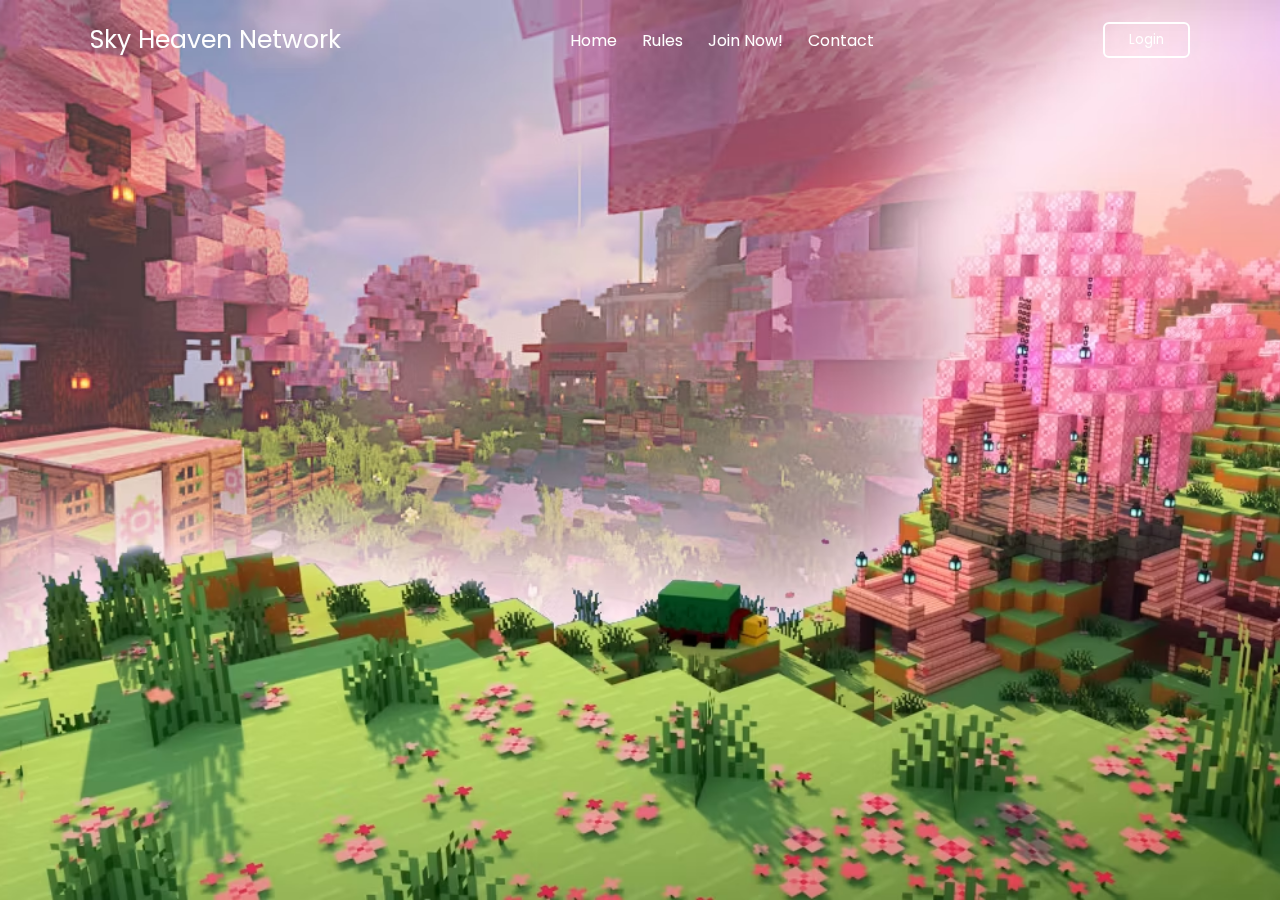
<file: index.html>
<!DOCTYPE html>
<html lang="en">
  <head>
    <meta charset="UTF-8" />
    <meta http-equiv="X-UA-Compatible" content="IE=edge" />
    <meta name="viewport" content="width=device-width, initial-scale=1.0" />
    <title>SkyHeaven Network</title>
    <link rel="stylesheet" href="style.css" />
    <!-- Unicons -->
    <link rel="stylesheet" href="https://unicons.iconscout.com/release/v4.0.0/css/line.css" />
  </head>
  <body>
    <!-- Header -->
    <header class="header">
      <nav class="nav">
        <a href="#" class="nav_logo">Sky Heaven Network</a>

        <ul class="nav_items">
          <li class="nav_item">
            <a href="Home.html" class="nav_link">Home</a>
            <a href="Rules.html" class="nav_link">Rules</a>
            <a href="Join Now.html" class="nav_link">Join Now!</a>
            <a href="Contact.html" class="nav_link">Contact</a>
          </li>
        </ul>
        <button class="button" id="form-open">Login</button>
      </nav>
    </header>

    <!-- Home -->
    <section class="home">
      <div class="form_container">
        <i class="uil uil-times form_close"></i>
        <!-- Login From -->
        <div class="form login_form">
          <form action="#">
            <h2>Login</h2>

            <div class="input_box">
              <input type="email" placeholder="Enter your email" required />
              <i class="uil uil-envelope-alt email"></i>
            </div>
            <div class="input_box">
              <input type="password" placeholder="Enter your password" required />
              <i class="uil uil-lock password"></i>
              <i class="uil uil-eye-slash pw_hide"></i>
            </div>

            <div class="option_field">
              <span class="checkbox">
                <input type="checkbox" id="check" />
                <label for="check">Remember me</label>
              </span>
              <a href="#" class="forgot_pw">Forgot password?</a>
            </div>

            <button class="button">Login Now</button>

            <div class="login_signup">Don't have an account? <a href="#" id="signup">Signup</a></div>
          </form>
        </div>

        <!-- Signup From -->
        <div class="form signup_form">
          <form action="#">
            <h2>Signup</h2>

            <div class="input_box">
              <input type="email" placeholder="Enter your email" required />
              <i class="uil uil-envelope-alt email"></i>
            </div>
            <div class="input_box">
              <input type="password" placeholder="Create password" required />
              <i class="uil uil-lock password"></i>
              <i class="uil uil-eye-slash pw_hide"></i>
            </div>
            <div class="input_box">
              <input type="password" placeholder="Confirm password" required />
              <i class="uil uil-lock password"></i>
              <i class="uil uil-eye-slash pw_hide"></i>
            </div>

            <button class="button">Signup Now</button>

            <div class="login_signup">Already have an account? <a href="#" id="login">Login</a></div>
          </form>
        </div>
      </div>
    </section>

    <script src="script.js"></script>
  </body>
</html>
</file>
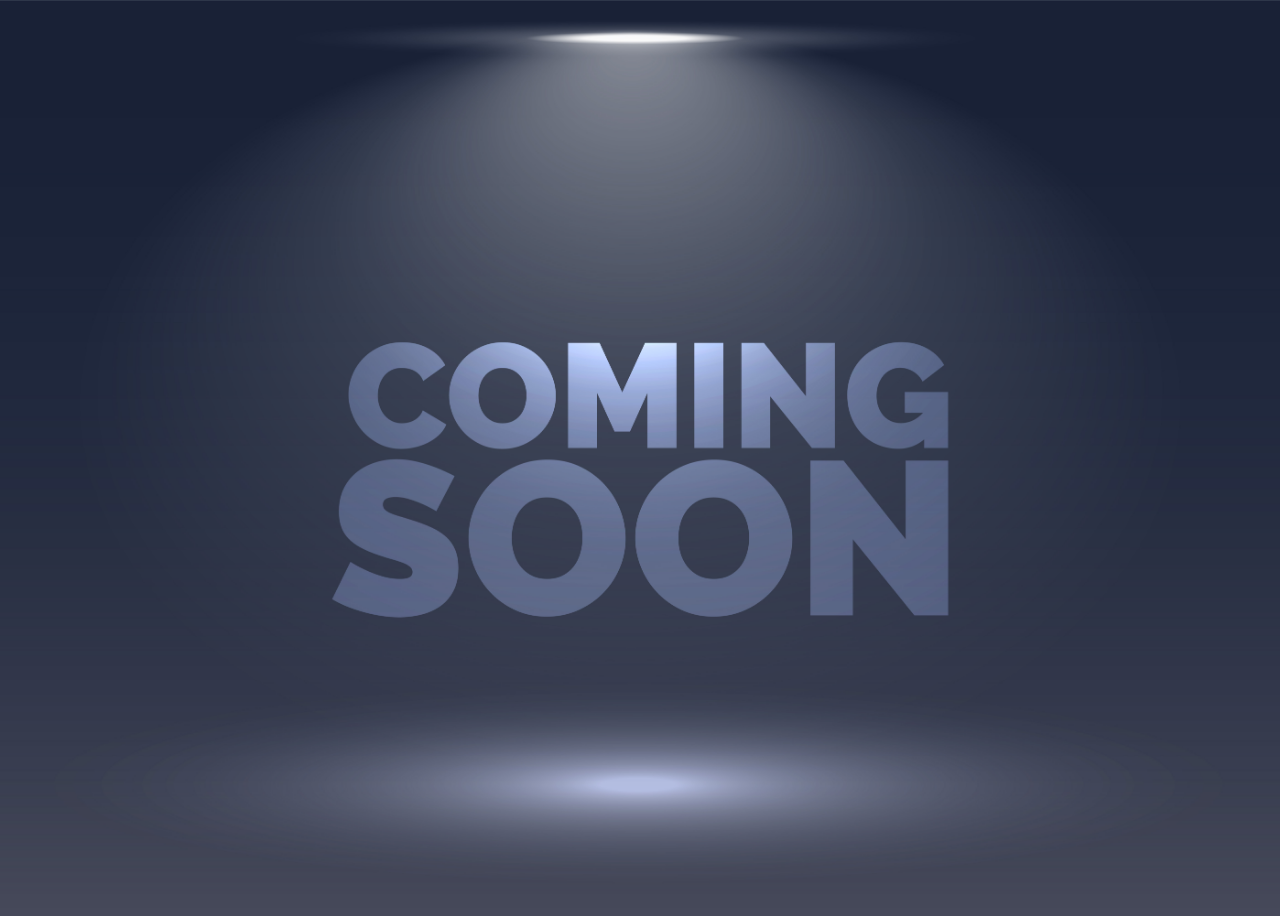
<file: Contact.html>
<!DOCTYPE html>
<html lang="en">
<head>
    <meta charset="UTF-8">
    <meta name="viewport" content="width=device-width, initial-scale=1.0">
    <title>About Us</title>
    </head> 
    <style>   
    body {
        background-image: url(Comingsoon1.jpg.jpg);
        height: 100vh;
        background-size: cover;
        background-position: center;
    }
</file>
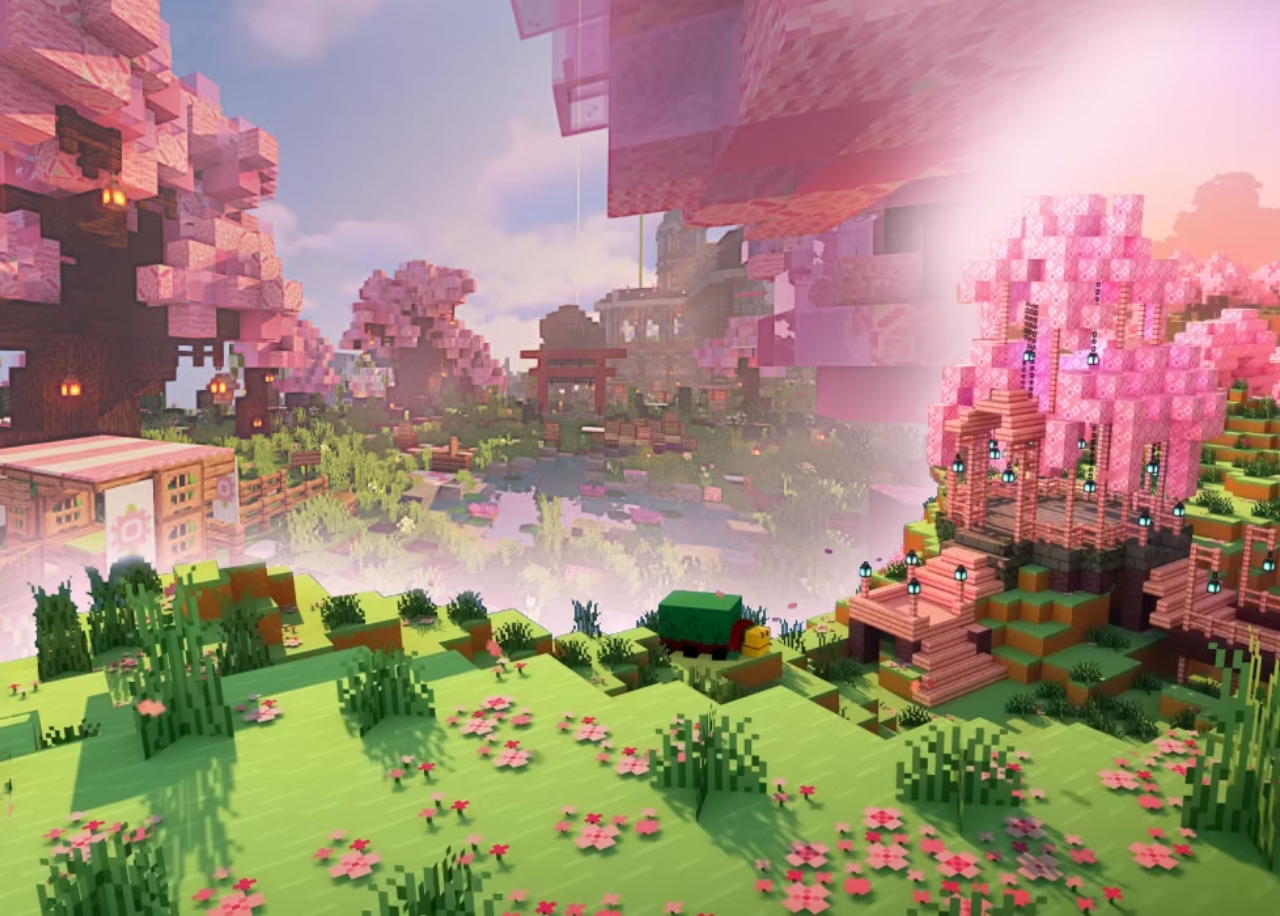
<file: minecraft.html>
<!DOCTYPE html>
<html lang="en">
<head>
    <meta charset="UTF-8">
    <meta name="viewport" content="width=device-width, initial-scale=1.0">
    <title>About Us</title>
    </head> 
    <style>   
    body {
        background-image: url(Minecraft.jpg);
        height: 100vh;
        background-size: cover;
        background-position: center;
    }
</file>
<file: style.css>
/* Import Google font - Poppins */
@import url("https://fonts.googleapis.com/css2?family=Poppins:wght@200;300;400;500;600;700&display=swap");
* {
  margin: 0;
  padding: 0;
  box-sizing: border-box;
  font-family: "Poppins", sans-serif;
}
a {
  text-decoration: none;
}
.header {
  position: fixed;
  height: 80px;
  width: 100%;
  z-index: 100;
  padding: 0 20px;
}
.nav {
  max-width: 1100px;
  width: 100%;
  margin: 0 auto;
}
.nav,
.nav_item {
  display: flex;
  height: 100%;
  align-items: center;
  justify-content: space-between;
}
.nav_logo,
.nav_link,
.button {
  color: #fff;
}
.nav_logo {
  font-size: 25px;
}
.nav_item {
  column-gap: 25px;
}
.nav_link:hover {
  color: #d9d9d9;
}
.button {
  padding: 6px 24px;
  border: 2px solid #fff;
  background: transparent;
  border-radius: 6px;
  cursor: pointer;
}
.button:active {
  transform: scale(0.98);
}

/* Home */
.home {
  position: relative;
  height: 100vh;
  width: 100%;
  background-image: url("Minecraft.jpg");
  background-size: cover;
  background-position: center;
}
.home::before {
  content: "";
  position: absolute;
  height: 100%;
  width: 100%;
  background-color: rgba(0, 0, 0, 0.6);
  z-index: 100;
  opacity: 0;
  pointer-events: none;
  transition: all 0.5s ease-out;
}
.home.show::before {
  opacity: 1;
  pointer-events: auto;
}
/* From */
.form_container {
  position: fixed;
  max-width: 320px;
  width: 100%;
  top: 50%;
  left: 50%;
  transform: translate(-50%, -50%) scale(1.2);
  z-index: 101;
  background: #fff;
  padding: 25px;
  border-radius: 12px;
  box-shadow: rgba(0, 0, 0, 0.1);
  opacity: 0;
  pointer-events: none;
  transition: all 0.4s ease-out;
}
.home.show .form_container {
  opacity: 1;
  pointer-events: auto;
  transform: translate(-50%, -50%) scale(1);
}
.signup_form {
  display: none;
}
.form_container.active .signup_form {
  display: block;
}
.form_container.active .login_form {
  display: none;
}
.form_close {
  position: absolute;
  top: 10px;
  right: 20px;
  color: #0b0217;
  font-size: 22px;
  opacity: 0.7;
  cursor: pointer;
}
.form_container h2 {
  font-size: 22px;
  color: #0b0217;
  text-align: center;
}
.input_box {
  position: relative;
  margin-top: 30px;
  width: 100%;
  height: 40px;
}
.input_box input {
  height: 100%;
  width: 100%;
  border: none;
  outline: none;
  padding: 0 30px;
  color: #333;
  transition: all 0.2s ease;
  border-bottom: 1.5px solid #aaaaaa;
}
.input_box input:focus {
  border-color: #7d2ae8;
}
.input_box i {
  position: absolute;
  top: 50%;
  transform: translateY(-50%);
  font-size: 20px;
  color: #707070;
}
.input_box i.email,
.input_box i.password {
  left: 0;
}
.input_box input:focus ~ i.email,
.input_box input:focus ~ i.password {
  color: #7d2ae8;
}
.input_box i.pw_hide {
  right: 0;
  font-size: 18px;
  cursor: pointer;
}
.option_field {
  margin-top: 14px;
  display: flex;
  align-items: center;
  justify-content: space-between;
}
.form_container a {
  color: #7d2ae8;
  font-size: 12px;
}
.form_container a:hover {
  text-decoration: underline;
}
.checkbox {
  display: flex;
  column-gap: 8px;
  white-space: nowrap;
}
.checkbox input {
  accent-color: #7d2ae8;
}
.checkbox label {
  font-size: 12px;
  cursor: pointer;
  user-select: none;
  color: #0b0217;
}
.form_container .button {
  background: #7d2ae8;
  margin-top: 30px;
  width: 100%;
  padding: 10px 0;
  border-radius: 10px;
}
.login_signup {
  font-size: 12px;
  text-align: center;
  margin-top: 15px;
}
</file>
